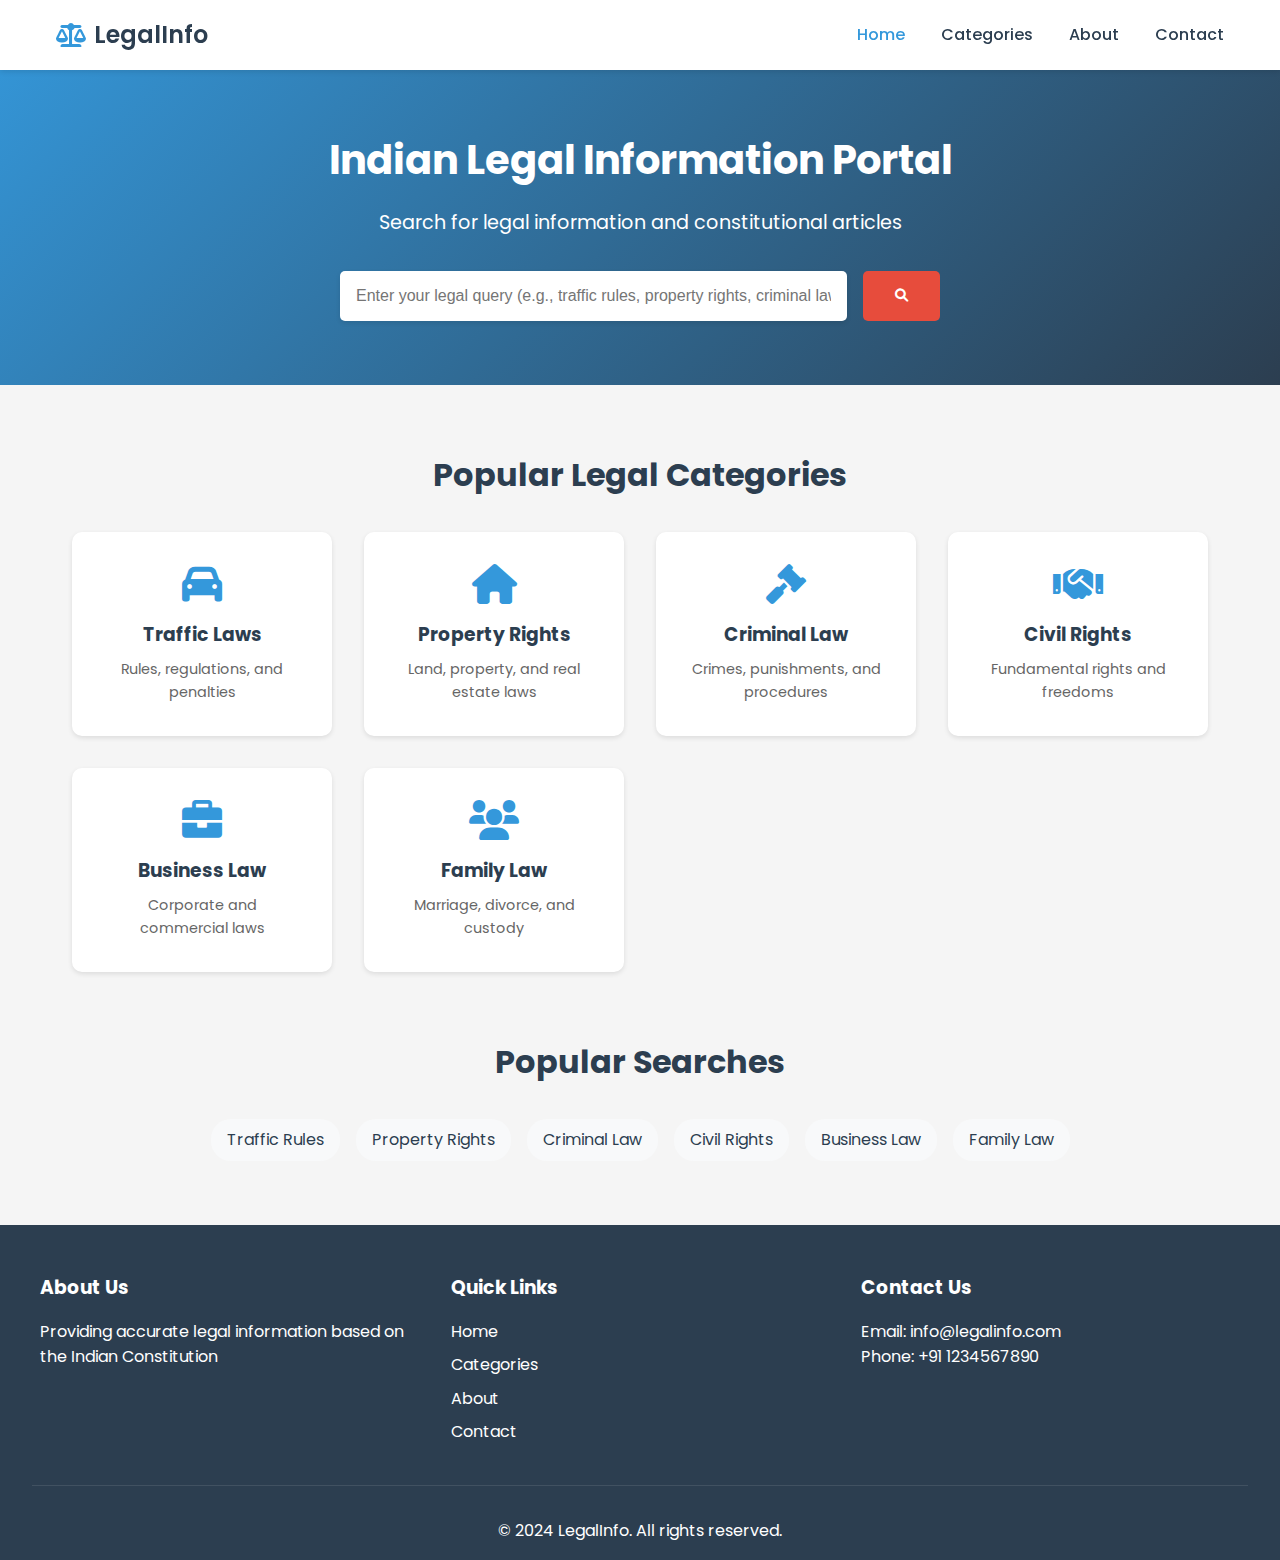
<file: index.html>
<!DOCTYPE html>
<html lang="en">
<head>
    <meta charset="UTF-8">
    <meta name="viewport" content="width=device-width, initial-scale=1.0">
    <title>Indian Legal Information Portal</title>
    <link rel="stylesheet" href="styles.css">
    <link href="https://fonts.googleapis.com/css2?family=Poppins:wght@300;400;500;600;700&display=swap" rel="stylesheet">
    <link rel="stylesheet" href="https://cdnjs.cloudflare.com/ajax/libs/font-awesome/6.0.0/css/all.min.css">
</head>
<body>
    <header>
        <nav>
            <div class="logo">
                <i class="fas fa-scale-balanced"></i>
                <span>LegalInfo</span>
            </div>
            <div class="nav-links">
                <a href="#" class="active">Home</a>
                <a href="#">Categories</a>
                <a href="#">About</a>
                <a href="#">Contact</a>
            </div>
        </nav>
    </header>

    <main>
        <section class="hero">
            <h1>Indian Legal Information Portal</h1>
            <p>Search for legal information and constitutional articles</p>
            <div class="search-container">
                <input type="text" id="searchInput" placeholder="Enter your legal query (e.g., traffic rules, property rights, criminal law)...">
                <button id="searchButton">
                    <i class="fas fa-search"></i>
                </button>
            </div>
        </section>

        <section class="featured-categories">
            <h2>Popular Legal Categories</h2>
            <div class="category-grid">
                <div class="category-card">
                    <i class="fas fa-car"></i>
                    <h3>Traffic Laws</h3>
                    <p>Rules, regulations, and penalties</p>
                </div>
                <div class="category-card">
                    <i class="fas fa-home"></i>
                    <h3>Property Rights</h3>
                    <p>Land, property, and real estate laws</p>
                </div>
                <div class="category-card">
                    <i class="fas fa-gavel"></i>
                    <h3>Criminal Law</h3>
                    <p>Crimes, punishments, and procedures</p>
                </div>
                <div class="category-card">
                    <i class="fas fa-handshake"></i>
                    <h3>Civil Rights</h3>
                    <p>Fundamental rights and freedoms</p>
                </div>
                <div class="category-card">
                    <i class="fas fa-briefcase"></i>
                    <h3>Business Law</h3>
                    <p>Corporate and commercial laws</p>
                </div>
                <div class="category-card">
                    <i class="fas fa-users"></i>
                    <h3>Family Law</h3>
                    <p>Marriage, divorce, and custody</p>
                </div>
            </div>
        </section>

        <section class="popular-searches">
            <h2>Popular Searches</h2>
            <div class="search-tags">
                <span class="search-tag">Traffic Rules</span>
                <span class="search-tag">Property Rights</span>
                <span class="search-tag">Criminal Law</span>
                <span class="search-tag">Civil Rights</span>
                <span class="search-tag">Business Law</span>
                <span class="search-tag">Family Law</span>
            </div>
        </section>

        <section class="results" id="resultsSection">
            <!-- Results will be dynamically populated here -->
        </section>
    </main>

    <footer>
        <div class="footer-content">
            <div class="footer-section">
                <h3>About Us</h3>
                <p>Providing accurate legal information based on the Indian Constitution</p>
            </div>
            <div class="footer-section">
                <h3>Quick Links</h3>
                <ul>
                    <li><a href="#">Home</a></li>
                    <li><a href="#">Categories</a></li>
                    <li><a href="#">About</a></li>
                    <li><a href="#">Contact</a></li>
                </ul>
            </div>
            <div class="footer-section">
                <h3>Contact Us</h3>
                <p>Email: info@legalinfo.com</p>
                <p>Phone: +91 1234567890</p>
            </div>
        </div>
        <div class="footer-bottom">
            <p>&copy; 2024 LegalInfo. All rights reserved.</p>
        </div>
    </footer>

    <script src="script.js"></script>
</body>
</html>
</file>
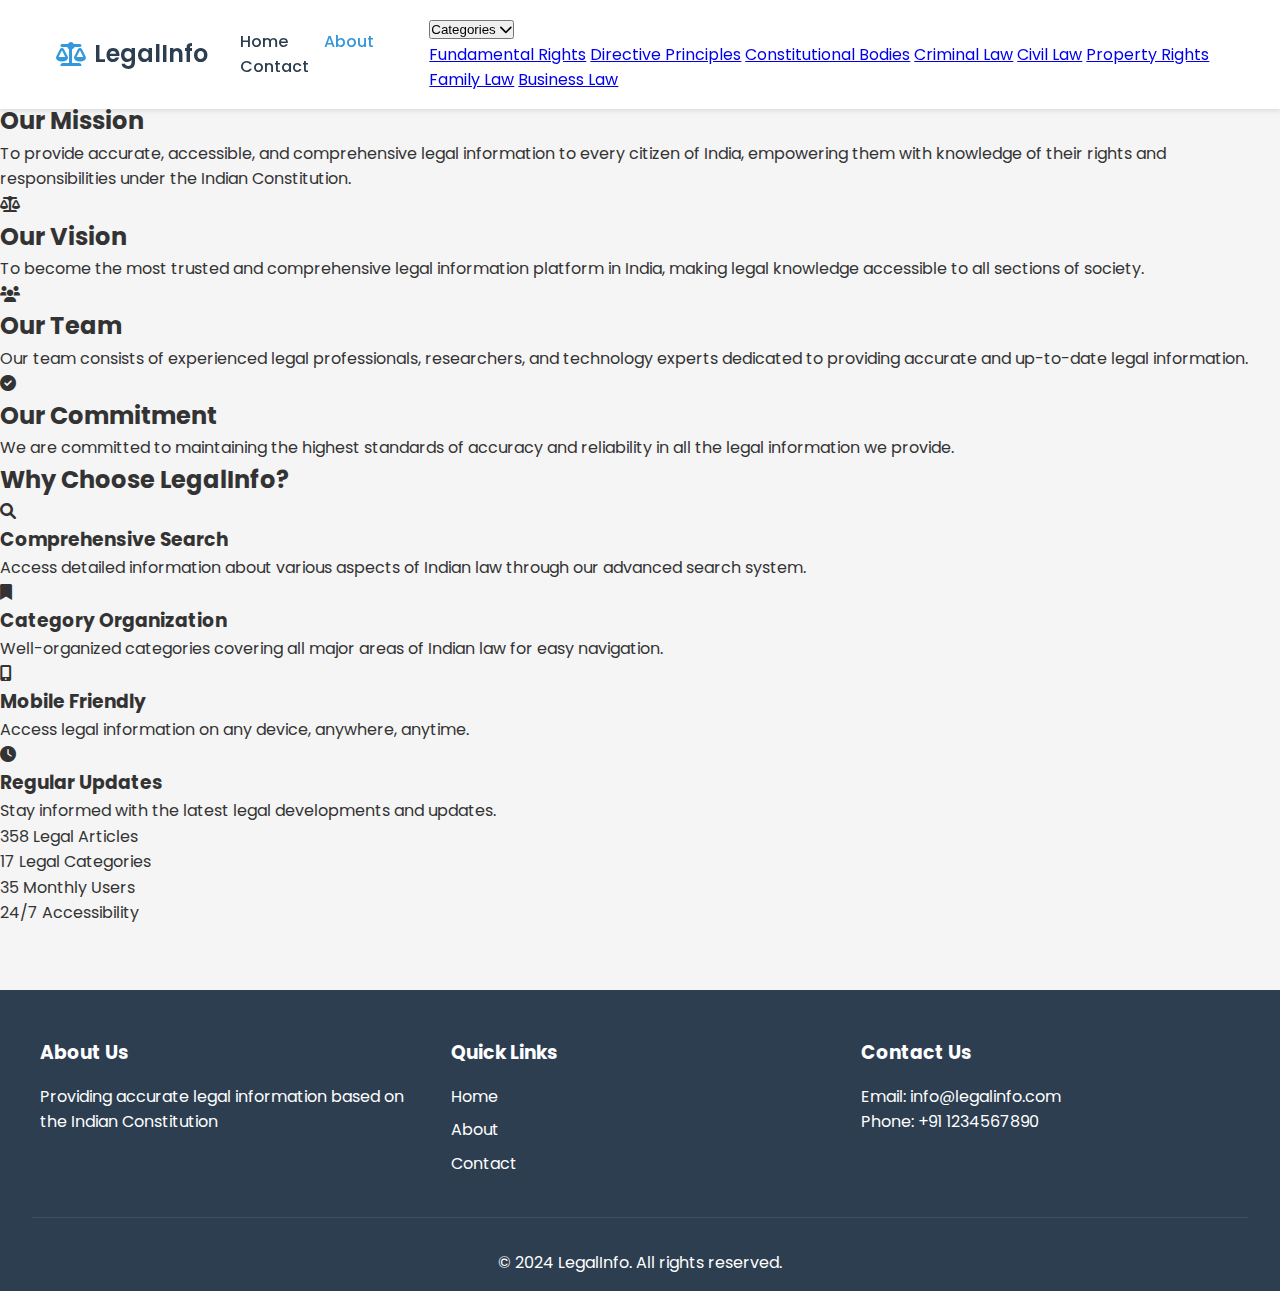
<file: about.html>
<!DOCTYPE html>
<html lang="en">
<head>
    <meta charset="UTF-8">
    <meta name="viewport" content="width=device-width, initial-scale=1.0">
    <title>About Us - Indian Legal Information Portal</title>
    <link rel="stylesheet" href="styles.css">
    <link href="https://fonts.googleapis.com/css2?family=Poppins:wght@300;400;500;600;700&display=swap" rel="stylesheet">
    <link rel="stylesheet" href="https://cdnjs.cloudflare.com/ajax/libs/font-awesome/6.0.0/css/all.min.css">
</head>
<body>
    <header>
        <nav>
            <div class="logo">
                <i class="fas fa-scale-balanced"></i>
                <span>LegalInfo</span>
            </div>
            <div class="nav-links">
                <a href="index.html">Home</a>
                <a href="about.html" class="active">About</a>
                <a href="contact.html">Contact</a>
            </div>
            <div class="category-dropdown">
                <button class="category-btn">Categories <i class="fas fa-chevron-down"></i></button>
                <div class="category-menu">
                    <a href="results.html?category=fundamental_rights">Fundamental Rights</a>
                    <a href="results.html?category=directive_principles">Directive Principles</a>
                    <a href="results.html?category=constitutional_bodies">Constitutional Bodies</a>
                    <a href="results.html?category=criminal">Criminal Law</a>
                    <a href="results.html?category=civil">Civil Law</a>
                    <a href="results.html?category=property">Property Rights</a>
                    <a href="results.html?category=family">Family Law</a>
                    <a href="results.html?category=business">Business Law</a>
                </div>
            </div>
        </nav>
    </header>

    <main>
        <section class="about-hero">
            <div class="about-hero-content">
                <h1>About LegalInfo</h1>
                <p>Your trusted source for comprehensive legal information in India</p>
            </div>
        </section>

        <section class="about-content">
            <div class="about-grid">
                <div class="about-card">
                    <i class="fas fa-book"></i>
                    <h2>Our Mission</h2>
                    <p>To provide accurate, accessible, and comprehensive legal information to every citizen of India, empowering them with knowledge of their rights and responsibilities under the Indian Constitution.</p>
                </div>

                <div class="about-card">
                    <i class="fas fa-balance-scale"></i>
                    <h2>Our Vision</h2>
                    <p>To become the most trusted and comprehensive legal information platform in India, making legal knowledge accessible to all sections of society.</p>
                </div>

                <div class="about-card">
                    <i class="fas fa-users"></i>
                    <h2>Our Team</h2>
                    <p>Our team consists of experienced legal professionals, researchers, and technology experts dedicated to providing accurate and up-to-date legal information.</p>
                </div>

                <div class="about-card">
                    <i class="fas fa-check-circle"></i>
                    <h2>Our Commitment</h2>
                    <p>We are committed to maintaining the highest standards of accuracy and reliability in all the legal information we provide.</p>
                </div>
            </div>

            <div class="features-section">
                <h2>Why Choose LegalInfo?</h2>
                <div class="features-grid">
                    <div class="feature-item">
                        <i class="fas fa-search"></i>
                        <h3>Comprehensive Search</h3>
                        <p>Access detailed information about various aspects of Indian law through our advanced search system.</p>
                    </div>
                    <div class="feature-item">
                        <i class="fas fa-bookmark"></i>
                        <h3>Category Organization</h3>
                        <p>Well-organized categories covering all major areas of Indian law for easy navigation.</p>
                    </div>
                    <div class="feature-item">
                        <i class="fas fa-mobile-alt"></i>
                        <h3>Mobile Friendly</h3>
                        <p>Access legal information on any device, anywhere, anytime.</p>
                    </div>
                    <div class="feature-item">
                        <i class="fas fa-clock"></i>
                        <h3>Regular Updates</h3>
                        <p>Stay informed with the latest legal developments and updates.</p>
                    </div>
                </div>
            </div>

            <div class="stats-section">
                <div class="stat-item">
                    <span class="stat-number">1000+</span>
                    <span class="stat-label">Legal Articles</span>
                </div>
                <div class="stat-item">
                    <span class="stat-number">50+</span>
                    <span class="stat-label">Legal Categories</span>
                </div>
                <div class="stat-item">
                    <span class="stat-number">100K+</span>
                    <span class="stat-label">Monthly Users</span>
                </div>
                <div class="stat-item">
                    <span class="stat-number">24/7</span>
                    <span class="stat-label">Accessibility</span>
                </div>
            </div>
        </section>
    </main>

    <footer>
        <div class="footer-content">
            <div class="footer-section">
                <h3>About Us</h3>
                <p>Providing accurate legal information based on the Indian Constitution</p>
            </div>
            <div class="footer-section">
                <h3>Quick Links</h3>
                <ul>
                    <li><a href="index.html">Home</a></li>
                    <li><a href="about.html">About</a></li>
                    <li><a href="contact.html">Contact</a></li>
                </ul>
            </div>
            <div class="footer-section">
                <h3>Contact Us</h3>
                <p>Email: info@legalinfo.com</p>
                <p>Phone: +91 1234567890</p>
            </div>
        </div>
        <div class="footer-bottom">
            <p>&copy; 2024 LegalInfo. All rights reserved.</p>
        </div>
    </footer>

    <script src="about.js"></script>
</body>
</html>
</file>
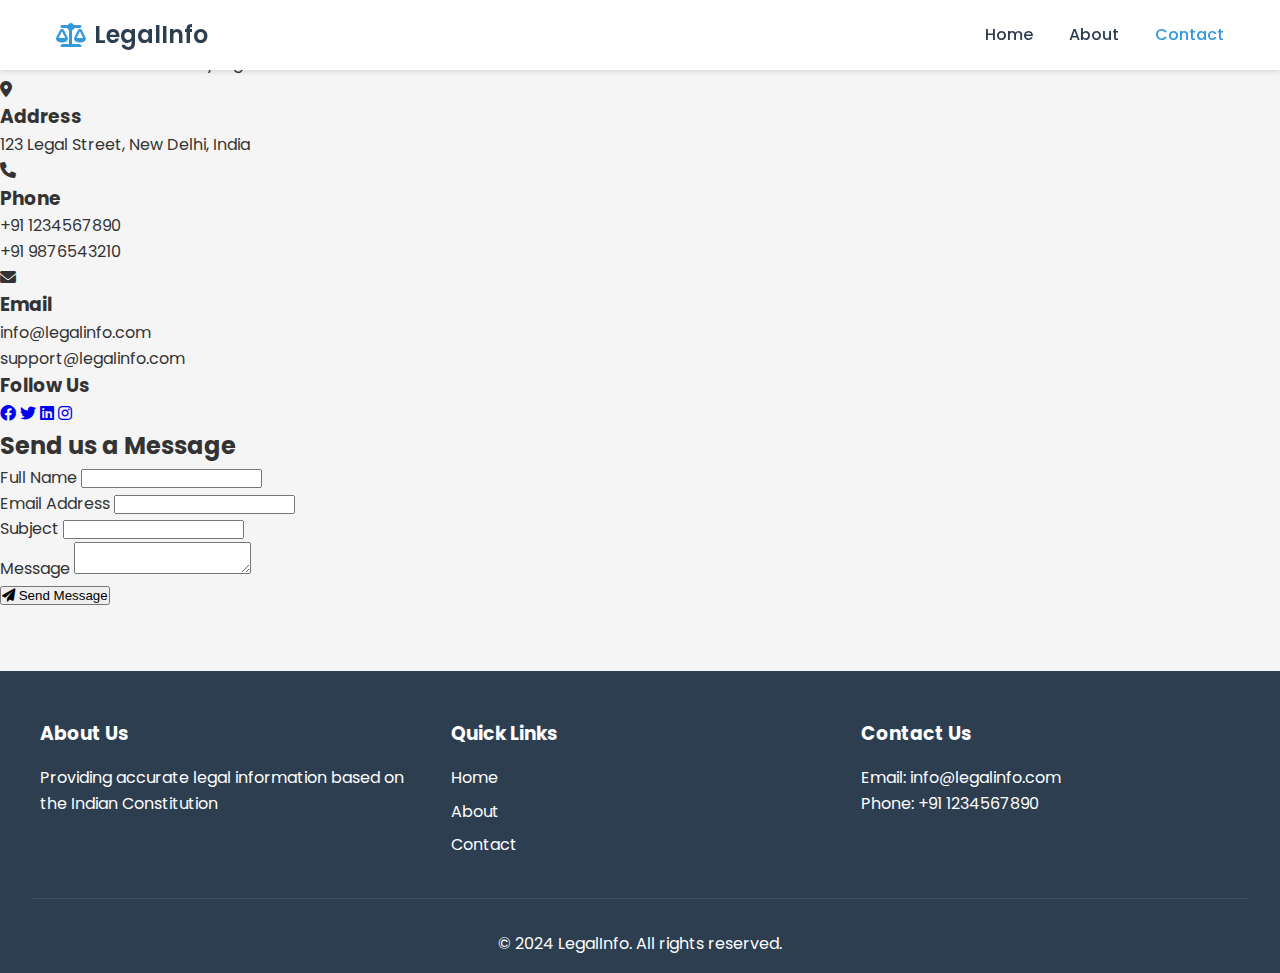
<file: contact.html>
<!DOCTYPE html>
<html lang="en">
<head>
    <meta charset="UTF-8">
    <meta name="viewport" content="width=device-width, initial-scale=1.0">
    <title>Contact Us - Indian Legal Information Portal</title>
    <link rel="stylesheet" href="styles.css">
    <link href="https://fonts.googleapis.com/css2?family=Poppins:wght@300;400;500;600;700&display=swap" rel="stylesheet">
    <link rel="stylesheet" href="https://cdnjs.cloudflare.com/ajax/libs/font-awesome/6.0.0/css/all.min.css">
</head>
<body>
    <header>
        <nav>
            <div class="logo">
                <i class="fas fa-scale-balanced"></i>
                <span>LegalInfo</span>
            </div>
            <div class="nav-links">
                <a href="index.html">Home</a>
                <a href="about.html">About</a>
                <a href="contact.html" class="active">Contact</a>
            </div>
        </nav>
    </header>

    <main>
        <section class="contact-section">
            <div class="contact-container">
                <div class="contact-info">
                    <h1>Contact Us</h1>
                    <p>Get in touch with us for any legal information or assistance.</p>
                    
                    <div class="info-item">
                        <i class="fas fa-map-marker-alt"></i>
                        <div>
                            <h3>Address</h3>
                            <p>123 Legal Street, New Delhi, India</p>
                        </div>
                    </div>
                    
                    <div class="info-item">
                        <i class="fas fa-phone"></i>
                        <div>
                            <h3>Phone</h3>
                            <p>+91 1234567890</p>
                            <p>+91 9876543210</p>
                        </div>
                    </div>
                    
                    <div class="info-item">
                        <i class="fas fa-envelope"></i>
                        <div>
                            <h3>Email</h3>
                            <p>info@legalinfo.com</p>
                            <p>support@legalinfo.com</p>
                        </div>
                    </div>

                    <div class="social-links">
                        <h3>Follow Us</h3>
                        <div class="social-icons">
                            <a href="#"><i class="fab fa-facebook"></i></a>
                            <a href="#"><i class="fab fa-twitter"></i></a>
                            <a href="#"><i class="fab fa-linkedin"></i></a>
                            <a href="#"><i class="fab fa-instagram"></i></a>
                        </div>
                    </div>
                </div>

                <div class="contact-form">
                    <h2>Send us a Message</h2>
                    <form id="contactForm">
                        <div class="form-group">
                            <label for="name">Full Name</label>
                            <input type="text" id="name" name="name" required>
                        </div>
                        
                        <div class="form-group">
                            <label for="email">Email Address</label>
                            <input type="email" id="email" name="email" required>
                        </div>
                        
                        <div class="form-group">
                            <label for="subject">Subject</label>
                            <input type="text" id="subject" name="subject" required>
                        </div>
                        
                        <div class="form-group">
                            <label for="message">Message</label>
                            <textarea id="message" name="message" required></textarea>
                        </div>
                        
                        <button type="submit" class="submit-btn">
                            <i class="fas fa-paper-plane"></i> Send Message
                        </button>
                    </form>
                </div>
            </div>
        </section>
    </main>

    <footer>
        <div class="footer-content">
            <div class="footer-section">
                <h3>About Us</h3>
                <p>Providing accurate legal information based on the Indian Constitution</p>
            </div>
            <div class="footer-section">
                <h3>Quick Links</h3>
                <ul>
                    <li><a href="index.html">Home</a></li>
                    <li><a href="about.html">About</a></li>
                    <li><a href="contact.html">Contact</a></li>
                </ul>
            </div>
            <div class="footer-section">
                <h3>Contact Us</h3>
                <p>Email: info@legalinfo.com</p>
                <p>Phone: +91 1234567890</p>
            </div>
        </div>
        <div class="footer-bottom">
            <p>&copy; 2024 LegalInfo. All rights reserved.</p>
        </div>
    </footer>

    <script src="contact.js"></script>
</body>
</html>
</file>
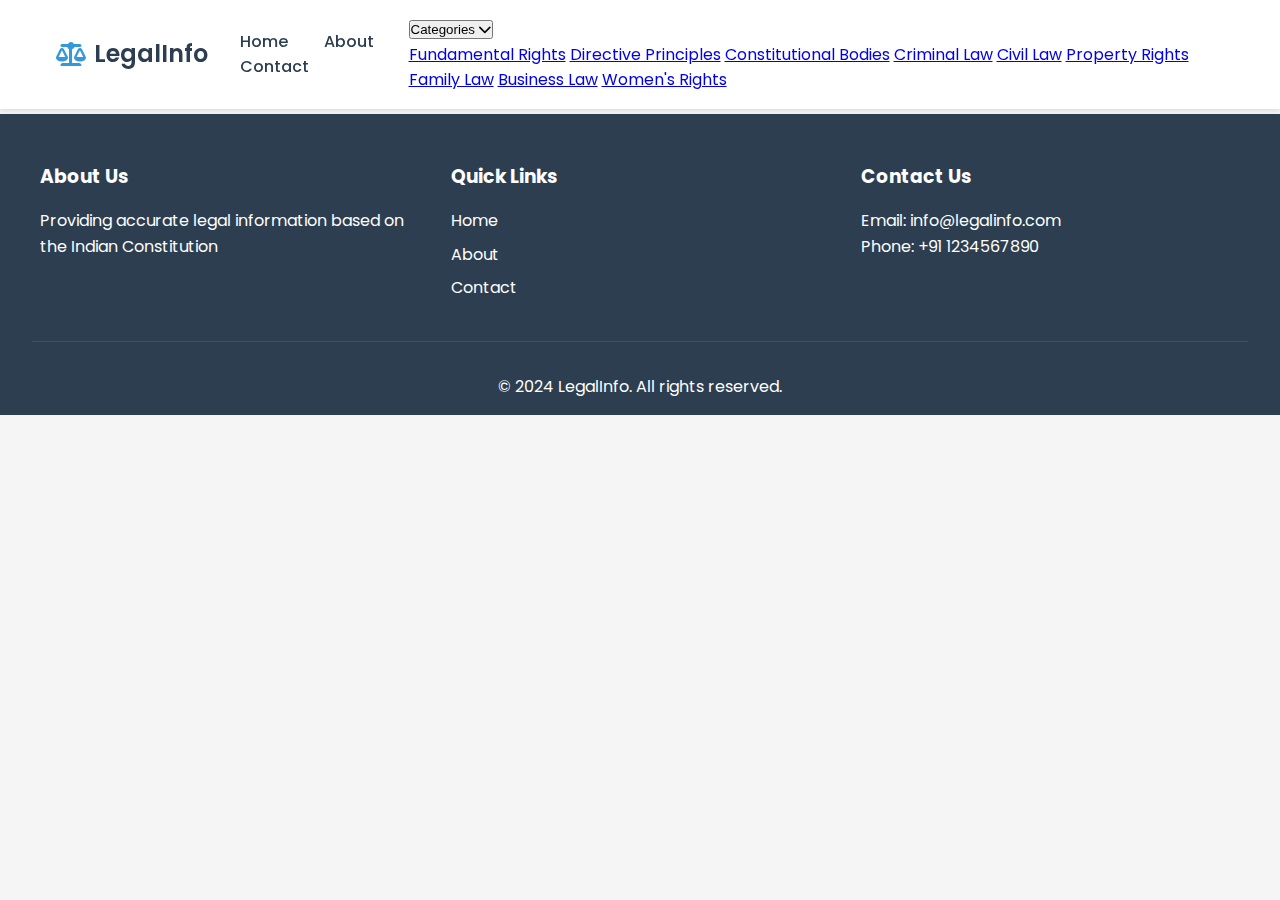
<file: results.html>
<!DOCTYPE html>
<html lang="en">
<head>
    <meta charset="UTF-8">
    <meta name="viewport" content="width=device-width, initial-scale=1.0">
    <title>Search Results - Indian Legal Information Portal</title>
    <link rel="stylesheet" href="styles.css">
    <link href="https://fonts.googleapis.com/css2?family=Poppins:wght@300;400;500;600;700&display=swap" rel="stylesheet">
    <link rel="stylesheet" href="https://cdnjs.cloudflare.com/ajax/libs/font-awesome/6.0.0/css/all.min.css">
</head>
<body>
    <header>
        <nav>
            <div class="logo">
                <i class="fas fa-scale-balanced"></i>
                <span>LegalInfo</span>
            </div>
            <div class="nav-links">
                <a href="index.html">Home</a>
                <a href="about.html">About</a>
                <a href="contact.html">Contact</a>
            </div>
            <div class="category-dropdown">
                <button class="category-btn">Categories <i class="fas fa-chevron-down"></i></button>
                <div class="category-menu">
                    <a href="results.html?category=fundamental_rights">Fundamental Rights</a>
                    <a href="results.html?category=directive_principles">Directive Principles</a>
                    <a href="results.html?category=constitutional_bodies">Constitutional Bodies</a>
                    <a href="results.html?category=criminal">Criminal Law</a>
                    <a href="results.html?category=civil">Civil Law</a>
                    <a href="results.html?category=property">Property Rights</a>
                    <a href="results.html?category=family">Family Law</a>
                    <a href="results.html?category=business">Business Law</a>
                    <a href="results.html?category=womens_rights">Women's Rights</a>
                </div>
            </div>
        </nav>
    </header>

    <main>
        <section class="search-section">
            <div class="search-container">
                <input type="text" id="searchInput" placeholder="Enter your legal query...">
                <button id="searchButton">
                    <i class="fas fa-search"></i>
                </button>
            </div>
        </section>

        <section class="results" id="resultsSection">
            <!-- Results will be dynamically populated here -->
        </section>
    </main>

    <footer>
        <div class="footer-content">
            <div class="footer-section">
                <h3>About Us</h3>
                <p>Providing accurate legal information based on the Indian Constitution</p>
            </div>
            <div class="footer-section">
                <h3>Quick Links</h3>
                <ul>
                    <li><a href="index.html">Home</a></li>
                    <li><a href="about.html">About</a></li>
                    <li><a href="contact.html">Contact</a></li>
                </ul>
            </div>
            <div class="footer-section">
                <h3>Contact Us</h3>
                <p>Email: info@legalinfo.com</p>
                <p>Phone: +91 1234567890</p>
            </div>
        </div>
        <div class="footer-bottom">
            <p>&copy; 2024 LegalInfo. All rights reserved.</p>
        </div>
    </footer>

    <script src="results.js"></script>
</body>
</html>
</file>
<file: styles.css>
/* Reset and base styles */
* {
    margin: 0;
    padding: 0;
    box-sizing: border-box;
}

body {
    font-family: 'Poppins', sans-serif;
    line-height: 1.6;
    color: #333;
    background-color: #f5f5f5;
}

/* Header styles */
header {
    background-color: #fff;
    box-shadow: 0 2px 5px rgba(0, 0, 0, 0.1);
    position: fixed;
    width: 100%;
    top: 0;
    z-index: 1000;
}

nav {
    max-width: 1200px;
    margin: 0 auto;
    padding: 1rem;
    display: flex;
    justify-content: space-between;
    align-items: center;
}

.logo {
    display: flex;
    align-items: center;
    font-size: 1.5rem;
    font-weight: 600;
    color: #2c3e50;
}

.logo i {
    margin-right: 0.5rem;
    color: #3498db;
}

.nav-links a {
    text-decoration: none;
    color: #2c3e50;
    margin-left: 2rem;
    font-weight: 500;
    transition: color 0.3s ease;
}

.nav-links a:hover,
.nav-links a.active {
    color: #3498db;
}

/* Hero section */
.hero {
    background: linear-gradient(135deg, #3498db, #2c3e50);
    color: white;
    padding: 8rem 2rem 4rem;
    text-align: center;
}

.hero h1 {
    font-size: 2.5rem;
    margin-bottom: 1rem;
}

.hero p {
    font-size: 1.2rem;
    margin-bottom: 2rem;
}

.search-container {
    max-width: 600px;
    margin: 0 auto;
    display: flex;
    gap: 1rem;
}

#searchInput {
    flex: 1;
    padding: 1rem;
    border: none;
    border-radius: 5px;
    font-size: 1rem;
    box-shadow: 0 2px 5px rgba(0, 0, 0, 0.1);
}

#searchButton {
    padding: 1rem 2rem;
    background-color: #e74c3c;
    color: white;
    border: none;
    border-radius: 5px;
    cursor: pointer;
    transition: background-color 0.3s ease;
}

#searchButton:hover {
    background-color: #c0392b;
}

/* Results section */
.results {
    max-width: 1200px;
    margin: 2rem auto;
    padding: 0 2rem;
}

.result-card {
    background-color: white;
    border-radius: 10px;
    padding: 2rem;
    margin-bottom: 2rem;
    box-shadow: 0 2px 5px rgba(0, 0, 0, 0.1);
    transition: transform 0.3s ease, box-shadow 0.3s ease;
}

.result-card:hover {
    transform: translateY(-2px);
    box-shadow: 0 4px 10px rgba(0, 0, 0, 0.15);
}

.result-card h2 {
    color: #2c3e50;
    margin-bottom: 1rem;
    font-size: 1.8rem;
    border-bottom: 2px solid #3498db;
    padding-bottom: 0.5rem;
}

.result-card .article {
    color: #3498db;
    font-weight: 600;
    margin-bottom: 1rem;
    font-size: 1.2rem;
    background: #f8f9fa;
    padding: 0.5rem 1rem;
    border-radius: 5px;
}

.result-card .category {
    display: inline-block;
    background: #e74c3c;
    color: white;
    padding: 0.3rem 0.8rem;
    border-radius: 15px;
    font-size: 0.9rem;
    margin-bottom: 1rem;
}

.result-card .description {
    color: #666;
    margin-bottom: 1.5rem;
    line-height: 1.8;
    font-size: 1.1rem;
}

.result-card .related-laws {
    background: #f8f9fa;
    padding: 1.5rem;
    border-radius: 5px;
    margin-bottom: 1.5rem;
}

.result-card .related-laws h3 {
    color: #2c3e50;
    margin-bottom: 1rem;
    font-size: 1.2rem;
}

.result-card .related-laws ul {
    list-style: none;
    padding: 0;
}

.result-card .related-laws li {
    color: #666;
    margin-bottom: 0.5rem;
    padding-left: 1.5rem;
    position: relative;
}

.result-card .related-laws li:before {
    content: "•";
    color: #3498db;
    position: absolute;
    left: 0;
}

.result-card .important-points {
    background: #fff3cd;
    padding: 1.5rem;
    border-radius: 5px;
    margin-bottom: 1.5rem;
}

.result-card .important-points h3 {
    color: #856404;
    margin-bottom: 1rem;
    font-size: 1.2rem;
}

.result-card .important-points p {
    color: #856404;
    line-height: 1.8;
}

.result-card .solution {
    background: #f8f9fa;
    padding: 1.5rem;
    border-radius: 5px;
    margin-bottom: 1.5rem;
}

.result-card .solution h3 {
    color: #2c3e50;
    margin-bottom: 1rem;
    font-size: 1.2rem;
}

.result-card .solution p {
    color: #666;
    line-height: 1.8;
}

/* Action Buttons */
.action-buttons {
    display: flex;
    gap: 1rem;
    margin-top: 1.5rem;
}

.action-btn {
    display: flex;
    align-items: center;
    gap: 0.5rem;
    padding: 0.8rem 1.5rem;
    border: none;
    border-radius: 5px;
    cursor: pointer;
    font-weight: 500;
    transition: all 0.3s ease;
}

.action-btn:first-child {
    background: #3498db;
    color: white;
}

.action-btn:last-child {
    background: #2ecc71;
    color: white;
}

.action-btn:hover {
    transform: translateY(-2px);
    box-shadow: 0 2px 5px rgba(0, 0, 0, 0.2);
}

/* Modal Styles */
.modal {
    position: fixed;
    top: 0;
    left: 0;
    width: 100%;
    height: 100%;
    background: rgba(0, 0, 0, 0.5);
    display: flex;
    justify-content: center;
    align-items: center;
    z-index: 1000;
}

.modal-content {
    background: white;
    padding: 2rem;
    border-radius: 10px;
    max-width: 800px;
    width: 90%;
    max-height: 90vh;
    overflow-y: auto;
    position: relative;
}

.modal .close {
    position: absolute;
    right: 1rem;
    top: 1rem;
    font-size: 1.5rem;
    cursor: pointer;
    color: #666;
}

.modal-body {
    margin-top: 1rem;
}

.modal h2 {
    color: #2c3e50;
    margin-bottom: 1.5rem;
    padding-right: 2rem;
}

/* Print Styles */
@media print {
    .action-buttons,
    .nav-links,
    .search-container,
    .category-grid,
    .search-tags {
        display: none !important;
    }

    .result-card {
        box-shadow: none;
        border: 1px solid #ddd;
    }
}

/* Footer styles */
footer {
    background-color: #2c3e50;
    color: white;
    padding: 3rem 2rem 1rem;
    margin-top: 4rem;
}

.footer-content {
    max-width: 1200px;
    margin: 0 auto;
    display: grid;
    grid-template-columns: repeat(auto-fit, minmax(250px, 1fr));
    gap: 2rem;
}

.footer-section h3 {
    margin-bottom: 1rem;
}

.footer-section ul {
    list-style: none;
}

.footer-section ul li {
    margin-bottom: 0.5rem;
}

.footer-section a {
    color: white;
    text-decoration: none;
    transition: color 0.3s ease;
}

.footer-section a:hover {
    color: #3498db;
}

.footer-bottom {
    text-align: center;
    margin-top: 2rem;
    padding-top: 2rem;
    border-top: 1px solid rgba(255, 255, 255, 0.1);
}

/* Featured Categories */
.featured-categories {
    max-width: 1200px;
    margin: 4rem auto;
    padding: 0 2rem;
}

.featured-categories h2 {
    text-align: center;
    color: #2c3e50;
    margin-bottom: 2rem;
    font-size: 2rem;
}

.category-grid {
    display: grid;
    grid-template-columns: repeat(auto-fit, minmax(250px, 1fr));
    gap: 2rem;
}

.category-card {
    background: white;
    padding: 2rem;
    border-radius: 10px;
    text-align: center;
    box-shadow: 0 2px 5px rgba(0, 0, 0, 0.1);
    transition: transform 0.3s ease;
    cursor: pointer;
}

.category-card:hover {
    transform: translateY(-5px);
}

.category-card i {
    font-size: 2.5rem;
    color: #3498db;
    margin-bottom: 1rem;
}

.category-card h3 {
    color: #2c3e50;
    margin-bottom: 0.5rem;
}

.category-card p {
    color: #666;
    font-size: 0.9rem;
}

/* Popular Searches */
.popular-searches {
    max-width: 1200px;
    margin: 4rem auto;
    padding: 0 2rem;
    text-align: center;
}

.popular-searches h2 {
    color: #2c3e50;
    margin-bottom: 2rem;
    font-size: 2rem;
}

.search-tags {
    display: flex;
    flex-wrap: wrap;
    gap: 1rem;
    justify-content: center;
}

.search-tag {
    background: #f8f9fa;
    padding: 0.5rem 1rem;
    border-radius: 20px;
    color: #2c3e50;
    cursor: pointer;
    transition: all 0.3s ease;
}

.search-tag:hover {
    background: #3498db;
    color: white;
}

/* Loading Animation */
.loading {
    text-align: center;
    padding: 2rem;
}

.loading i {
    font-size: 2rem;
    color: #3498db;
    margin-bottom: 1rem;
}

/* Responsive design */
@media (max-width: 768px) {
    .nav-links {
        display: none;
    }
    
    .hero h1 {
        font-size: 2rem;
    }
    
    .search-container {
        flex-direction: column;
    }
    
    #searchButton {
        width: 100%;
    }
    
    .category-grid {
        grid-template-columns: 1fr;
    }
    
    .search-tags {
        flex-direction: column;
        align-items: center;
    }
    
    .search-tag {
        width: 100%;
        max-width: 300px;
    }
    
    .action-buttons {
        flex-direction: column;
    }
    
    .action-btn {
        width: 100%;
        justify-content: center;
    }
    
    .modal-content {
        width: 95%;
        padding: 1rem;
    }
}
</file>
